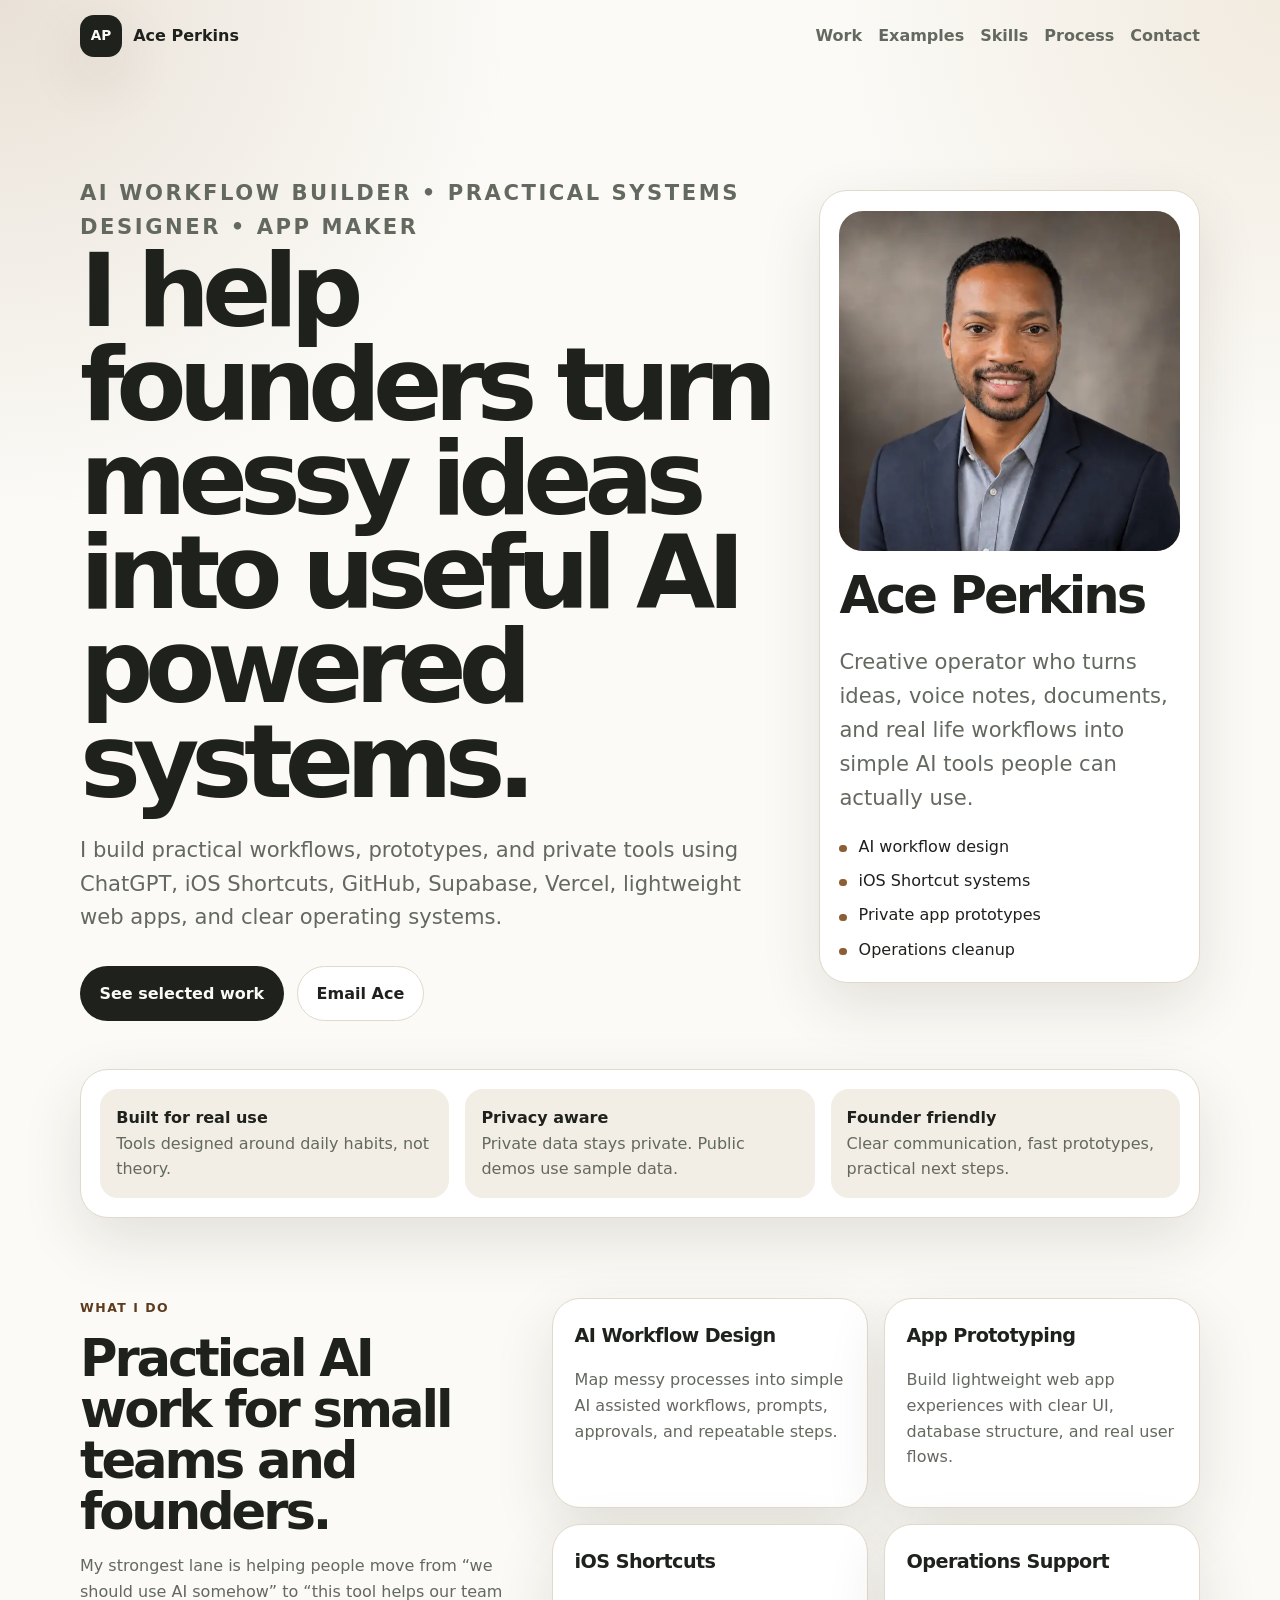
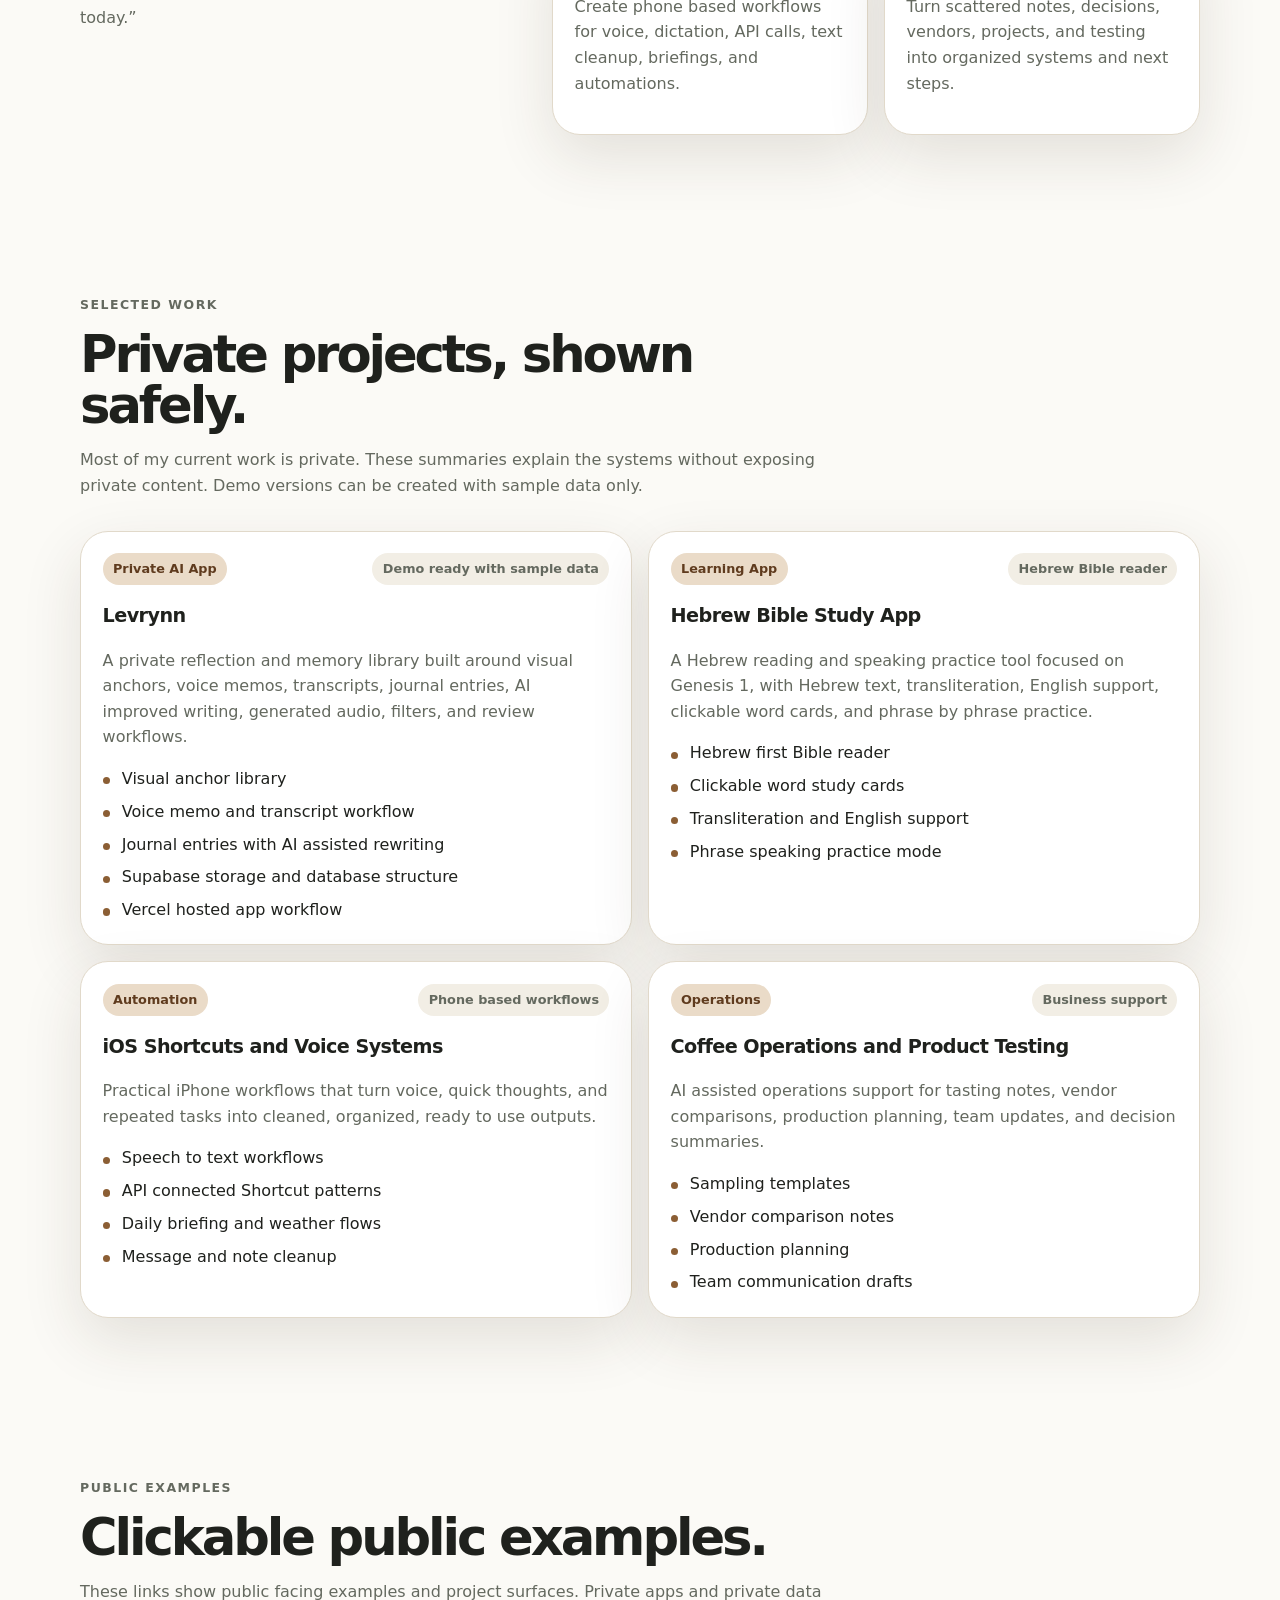
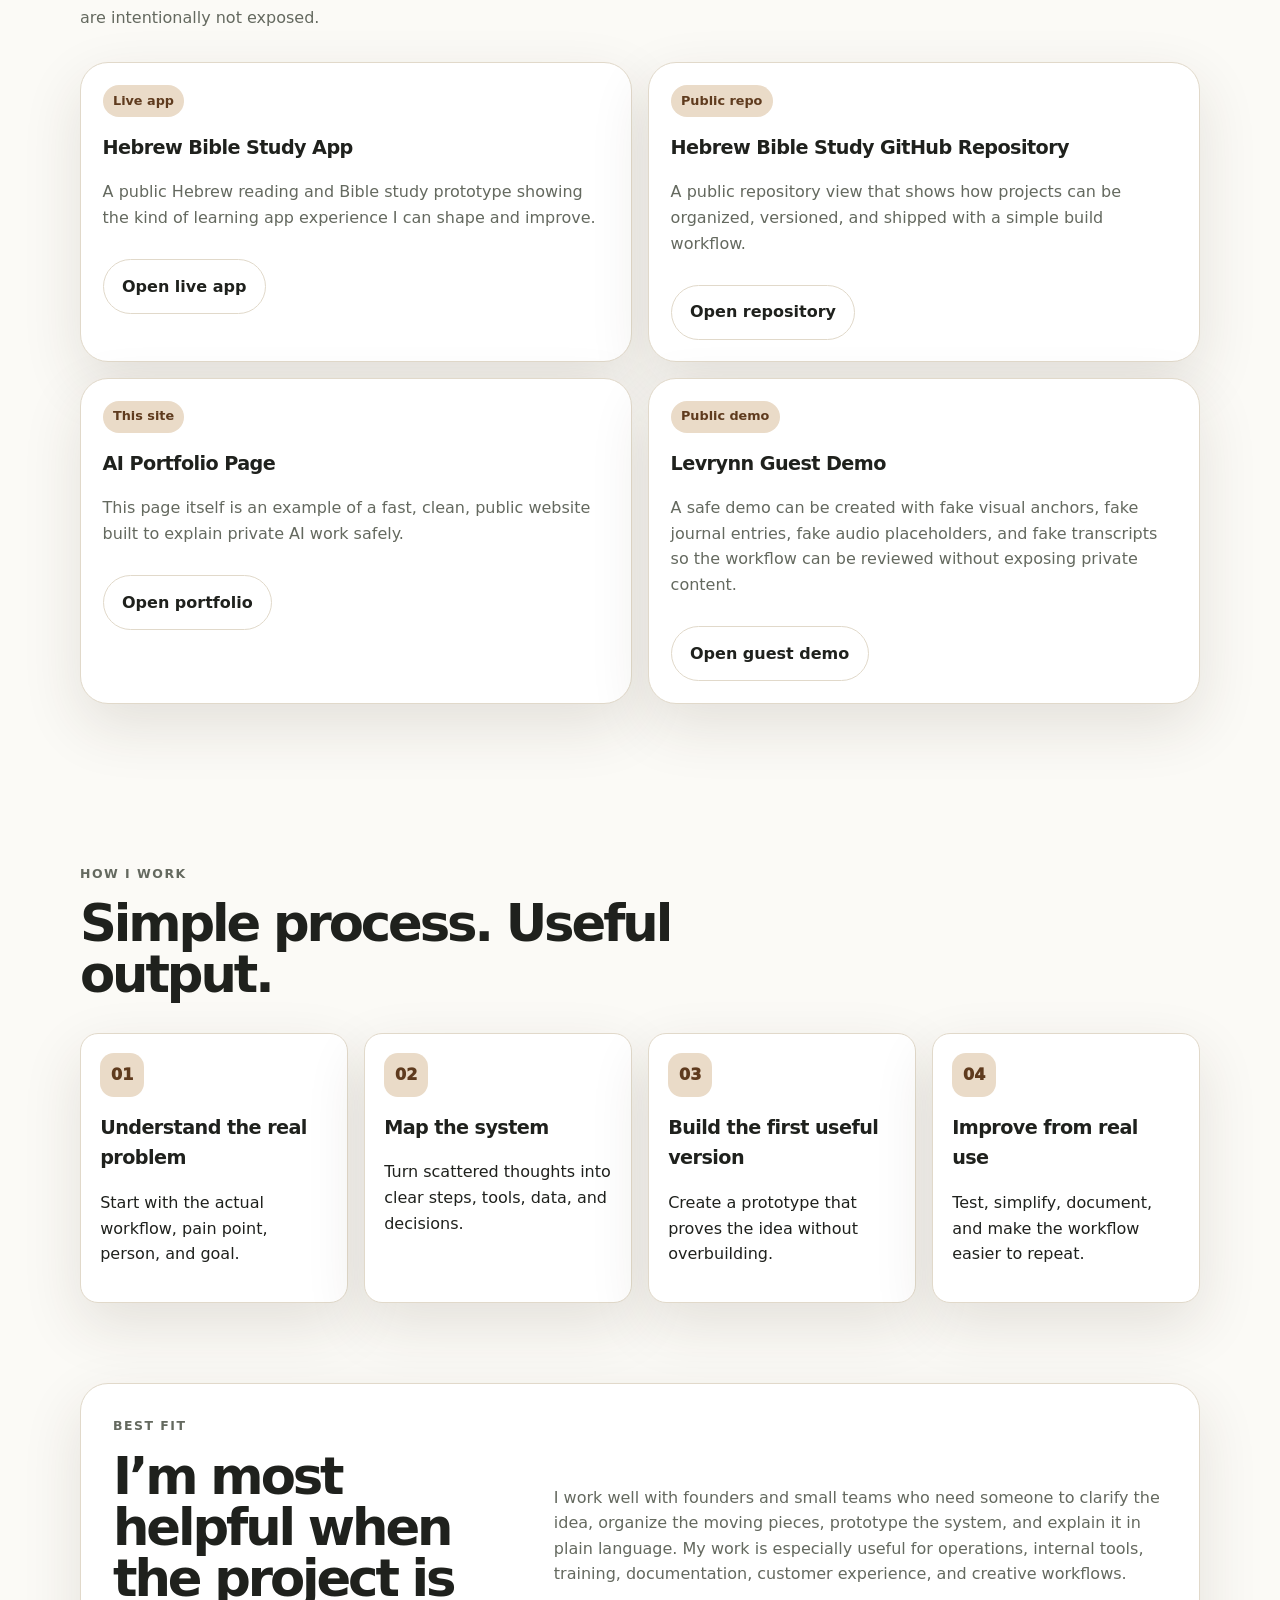
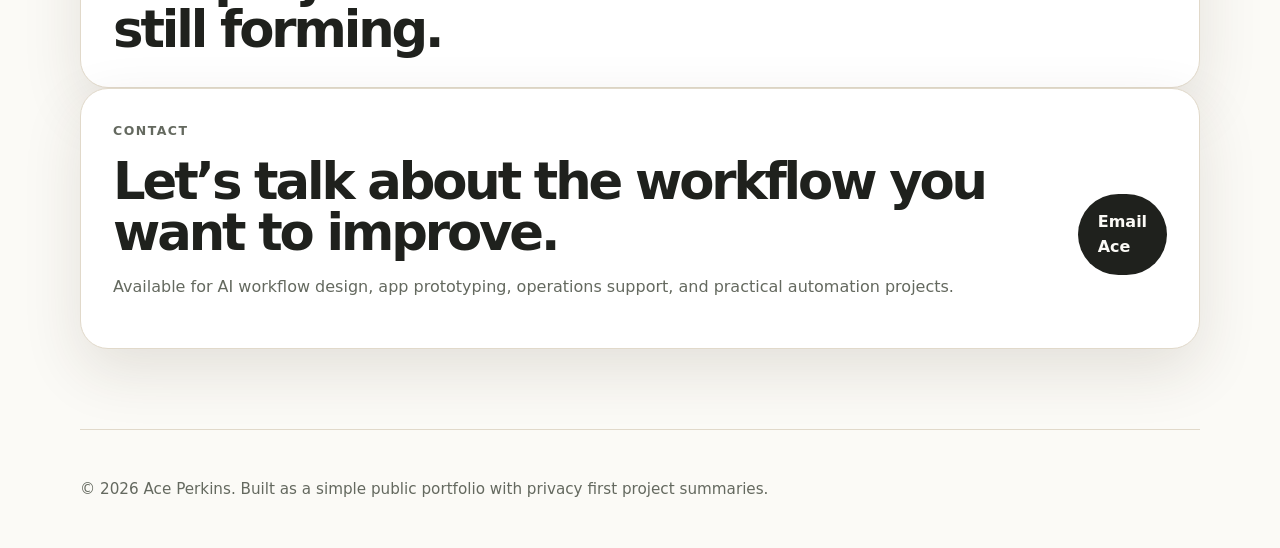
<file: index.html>
<!doctype html>
<html lang="en">
<head>
  <meta charset="utf-8" />
  <meta name="viewport" content="width=device-width, initial-scale=1" />
  <title>Ace Perkins | AI Workflow Builder</title>
  <meta name="description" content="Ace Perkins helps founders and small teams turn scattered ideas, operations, documents, apps, and daily workflows into practical AI powered systems." />
  <style>
    :root{--bg:#fbfaf6;--card:#fff;--soft:#f2eee5;--text:#1f211d;--muted:#64695f;--line:#e1d9ca;--accent:#8b5e34;--accent2:#5f3b1e;--shadow:0 22px 60px rgba(54,42,27,.12);--r:28px;--max:1120px}*{box-sizing:border-box}html{scroll-behavior:smooth}body{margin:0;font-family:Inter,ui-sans-serif,system-ui,-apple-system,BlinkMacSystemFont,"Segoe UI",sans-serif;background:radial-gradient(circle at top left,rgba(139,94,52,.16),transparent 32rem),radial-gradient(circle at top right,rgba(181,139,85,.14),transparent 28rem),var(--bg);color:var(--text);line-height:1.6}a{color:inherit}.nav,.section,.footer{width:min(var(--max),calc(100% - 2rem));margin:auto}.nav{min-height:72px;display:flex;align-items:center;justify-content:space-between;gap:1rem}.brand{display:flex;align-items:center;gap:.7rem;text-decoration:none;font-weight:900}.mark{width:42px;height:42px;border-radius:14px;background:var(--text);color:var(--bg);display:grid;place-items:center;box-shadow:var(--shadow);font-size:.85rem}.links{display:flex;gap:1rem}.links a{text-decoration:none;color:var(--muted);font-weight:750}.links a:hover{color:var(--text)}.section{padding:5rem 0}.hero{min-height:calc(100svh - 72px);display:grid;grid-template-columns:1.3fr .7fr;gap:2rem;align-items:center}.eyebrow{margin:0 0 .9rem;color:var(--accent2);font-weight:900;letter-spacing:.12em;text-transform:uppercase;font-size:.78rem}h1,h2,h3,p{overflow-wrap:anywhere}h1{margin:0;font-size:clamp(3rem,8vw,6.8rem);line-height:.92;letter-spacing:-.08em}h2{margin:0;font-size:clamp(2rem,4vw,3.6rem);line-height:1;letter-spacing:-.06em}h3{margin:0;font-size:1.2rem;letter-spacing:-.03em}.hero p,.lead,.section-heading p,.card p,.best p,.contact p{color:var(--muted)}.hero p{font-size:clamp(1.08rem,2vw,1.32rem);max-width:720px;margin:1.5rem 0 0}.actions{display:flex;flex-wrap:wrap;gap:.85rem;margin-top:2rem}.button{display:inline-flex;align-items:center;justify-content:center;min-height:48px;padding:.85rem 1.15rem;border-radius:999px;text-decoration:none;font-weight:900;border:1px solid transparent}.primary{background:var(--text);color:var(--bg)}.secondary{background:var(--card);border-color:var(--line)}.profile,.card,.proof,.process article,.best,.contact{background:var(--card);border:1px solid var(--line);box-shadow:var(--shadow)}.profile{border-radius:var(--r);padding:1.2rem;display:grid;gap:1.2rem}.photo{aspect-ratio:1;border-radius:24px;background:linear-gradient(135deg,#eadbc8,#8b5e34);overflow:hidden;display:block}.photo img{width:100%;height:100%;object-fit:cover;display:block}.quick{list-style:none;padding:0;margin:0;display:grid;gap:.55rem}.quick li,.card li{position:relative;padding-left:1.2rem}.quick li:before,.card li:before{content:"";position:absolute;left:0;top:.7em;width:.45rem;height:.45rem;border-radius:99px;background:var(--accent)}.proof{margin-top:-2rem;border-radius:var(--r);padding:1.2rem;display:grid;grid-template-columns:repeat(3,1fr);gap:1rem}.proof div{background:var(--soft);border-radius:18px;padding:1rem}.proof strong,.proof span{display:block}.proof span{color:var(--muted)}.two{display:grid;grid-template-columns:.8fr 1.2fr;gap:2.5rem}.grid{display:grid;gap:1rem}.skills{grid-template-columns:repeat(2,1fr)}.projects{grid-template-columns:repeat(2,1fr)}.card{border-radius:var(--r);padding:1.35rem}.card ul{list-style:none;padding:0;margin:1rem 0 0;display:grid;gap:.45rem}.card .button{margin-top:.8rem}.topline{display:flex;flex-wrap:wrap;gap:.6rem;justify-content:space-between;margin-bottom:1rem}.tag,.status{border-radius:99px;padding:.35rem .65rem;font-size:.8rem;font-weight:900}.tag{background:#eadbc8;color:#5f3b1e}.status{background:var(--soft);color:var(--muted)}.section-heading{max-width:750px;margin-bottom:2rem}.process{grid-template-columns:repeat(4,1fr)}.process article{border-radius:18px;padding:1.2rem}.num{display:grid;place-items:center;width:44px;height:44px;border-radius:14px;background:#eadbc8;color:#5f3b1e;font-weight:1000;margin-bottom:1rem}.best,.contact{border-radius:var(--r);padding:2rem}.best{display:grid;grid-template-columns:.8fr 1.2fr;gap:2rem;align-items:center}.contact{display:flex;align-items:center;justify-content:space-between;gap:2rem;margin-bottom:5rem}.footer{padding:2rem 0;border-top:1px solid var(--line);color:var(--muted);font-size:.95rem}@media(max-width:860px){.links{display:none}.hero,.two,.best,.contact{grid-template-columns:1fr}.hero{min-height:auto;padding-top:4rem}.proof,.skills,.projects,.process{grid-template-columns:1fr}.contact{display:grid}}
  </style>
</head>
<body>
  <header><nav class="nav"><a class="brand" href="#top"><span class="mark">AP</span><span>Ace Perkins</span></a><div class="links"><a href="#work">Work</a><a href="#examples">Examples</a><a href="#skills">Skills</a><a href="#process">Process</a><a href="#contact">Contact</a></div></nav></header>
  <main>
    <section id="top" class="hero section">
      <div>
        <p class="eyebrow">AI Workflow Builder • Practical Systems Designer • App Maker</p>
        <h1>I help founders turn messy ideas into useful AI powered systems.</h1>
        <p>I build practical workflows, prototypes, and private tools using ChatGPT, iOS Shortcuts, GitHub, Supabase, Vercel, lightweight web apps, and clear operating systems.</p>
        <div class="actions"><a class="button primary" href="#work">See selected work</a><a class="button secondary" href="mailto:aceperkinsss@gmail.com?subject=AI%20Workflow%20Conversation%20with%20Ace">Email Ace</a></div>
      </div>
      <aside class="profile"><div class="photo"><img src="assets/ace-headshot.svg" alt="Ace Perkins professional headshot" /></div><div><h2>Ace Perkins</h2><p class="lead">Creative operator who turns ideas, voice notes, documents, and real life workflows into simple AI tools people can actually use.</p></div><ul class="quick"><li>AI workflow design</li><li>iOS Shortcut systems</li><li>Private app prototypes</li><li>Operations cleanup</li></ul></aside>
    </section>
    <section class="section proof"><div><strong>Built for real use</strong><span>Tools designed around daily habits, not theory.</span></div><div><strong>Privacy aware</strong><span>Private data stays private. Public demos use sample data.</span></div><div><strong>Founder friendly</strong><span>Clear communication, fast prototypes, practical next steps.</span></div></section>
    <section id="skills" class="section two"><div><p class="eyebrow">What I do</p><h2>Practical AI work for small teams and founders.</h2><p class="lead">My strongest lane is helping people move from “we should use AI somehow” to “this tool helps our team today.”</p></div><div class="grid skills"><article class="card"><h3>AI Workflow Design</h3><p>Map messy processes into simple AI assisted workflows, prompts, approvals, and repeatable steps.</p></article><article class="card"><h3>App Prototyping</h3><p>Build lightweight web app experiences with clear UI, database structure, and real user flows.</p></article><article class="card"><h3>iOS Shortcuts</h3><p>Create phone based workflows for voice, dictation, API calls, text cleanup, briefings, and automations.</p></article><article class="card"><h3>Operations Support</h3><p>Turn scattered notes, decisions, vendors, projects, and testing into organized systems and next steps.</p></article></div></section>
    <section id="work" class="section"><div class="section-heading"><p class="eyebrow">Selected work</p><h2>Private projects, shown safely.</h2><p>Most of my current work is private. These summaries explain the systems without exposing private content. Demo versions can be created with sample data only.</p></div><div class="grid projects"><article class="card"><div class="topline"><span class="tag">Private AI App</span><span class="status">Demo ready with sample data</span></div><h3>Levrynn</h3><p>A private reflection and memory library built around visual anchors, voice memos, transcripts, journal entries, AI improved writing, generated audio, filters, and review workflows.</p><ul><li>Visual anchor library</li><li>Voice memo and transcript workflow</li><li>Journal entries with AI assisted rewriting</li><li>Supabase storage and database structure</li><li>Vercel hosted app workflow</li></ul></article><article class="card"><div class="topline"><span class="tag">Learning App</span><span class="status">Hebrew Bible reader</span></div><h3>Hebrew Bible Study App</h3><p>A Hebrew reading and speaking practice tool focused on Genesis 1, with Hebrew text, transliteration, English support, clickable word cards, and phrase by phrase practice.</p><ul><li>Hebrew first Bible reader</li><li>Clickable word study cards</li><li>Transliteration and English support</li><li>Phrase speaking practice mode</li></ul></article><article class="card"><div class="topline"><span class="tag">Automation</span><span class="status">Phone based workflows</span></div><h3>iOS Shortcuts and Voice Systems</h3><p>Practical iPhone workflows that turn voice, quick thoughts, and repeated tasks into cleaned, organized, ready to use outputs.</p><ul><li>Speech to text workflows</li><li>API connected Shortcut patterns</li><li>Daily briefing and weather flows</li><li>Message and note cleanup</li></ul></article><article class="card"><div class="topline"><span class="tag">Operations</span><span class="status">Business support</span></div><h3>Coffee Operations and Product Testing</h3><p>AI assisted operations support for tasting notes, vendor comparisons, production planning, team updates, and decision summaries.</p><ul><li>Sampling templates</li><li>Vendor comparison notes</li><li>Production planning</li><li>Team communication drafts</li></ul></article></div></section>
    <section id="examples" class="section"><div class="section-heading"><p class="eyebrow">Public examples</p><h2>Clickable public examples.</h2><p>These links show public facing examples and project surfaces. Private apps and private data are intentionally not exposed.</p></div><div class="grid projects"><article class="card"><div class="topline"><span class="tag">Live app</span></div><h3>Hebrew Bible Study App</h3><p>A public Hebrew reading and Bible study prototype showing the kind of learning app experience I can shape and improve.</p><a class="button secondary" href="https://simpleandbasic.github.io/Hebrew-Language-Bible-Study/">Open live app</a></article><article class="card"><div class="topline"><span class="tag">Public repo</span></div><h3>Hebrew Bible Study GitHub Repository</h3><p>A public repository view that shows how projects can be organized, versioned, and shipped with a simple build workflow.</p><a class="button secondary" href="https://github.com/SimpleandBasic/Hebrew-Language-Bible-Study">Open repository</a></article><article class="card"><div class="topline"><span class="tag">This site</span></div><h3>AI Portfolio Page</h3><p>This page itself is an example of a fast, clean, public website built to explain private AI work safely.</p><a class="button secondary" href="https://simpleandbasic.github.io/ace-ai-portfolio/">Open portfolio</a></article><article class="card"><div class="topline"><span class="tag">Public demo</span></div><h3>Levrynn Guest Demo</h3><p>A safe demo can be created with fake visual anchors, fake journal entries, fake audio placeholders, and fake transcripts so the workflow can be reviewed without exposing private content.</p><a class="button secondary" href="https://simpleandbasic.github.io/ace-ai-portfolio/levrynn-demo/">Open guest demo</a></article></div></section>
    <section id="process" class="section"><div class="section-heading"><p class="eyebrow">How I work</p><h2>Simple process. Useful output.</h2></div><div class="grid process"><article><span class="num">01</span><h3>Understand the real problem</h3><p>Start with the actual workflow, pain point, person, and goal.</p></article><article><span class="num">02</span><h3>Map the system</h3><p>Turn scattered thoughts into clear steps, tools, data, and decisions.</p></article><article><span class="num">03</span><h3>Build the first useful version</h3><p>Create a prototype that proves the idea without overbuilding.</p></article><article><span class="num">04</span><h3>Improve from real use</h3><p>Test, simplify, document, and make the workflow easier to repeat.</p></article></div></section>
    <section class="section best"><div><p class="eyebrow">Best fit</p><h2>I’m most helpful when the project is still forming.</h2></div><p>I work well with founders and small teams who need someone to clarify the idea, organize the moving pieces, prototype the system, and explain it in plain language. My work is especially useful for operations, internal tools, training, documentation, customer experience, and creative workflows.</p></section>
    <section id="contact" class="section contact"><div><p class="eyebrow">Contact</p><h2>Let’s talk about the workflow you want to improve.</h2><p>Available for AI workflow design, app prototyping, operations support, and practical automation projects.</p></div><div class="actions"><a class="button primary" href="mailto:aceperkinsss@gmail.com?subject=AI%20Workflow%20Conversation%20with%20Ace">Email Ace</a></div></section>
  </main>
  <footer class="footer"><p>© 2026 Ace Perkins. Built as a simple public portfolio with privacy first project summaries.</p></footer>
</body>
</html>
</file>
